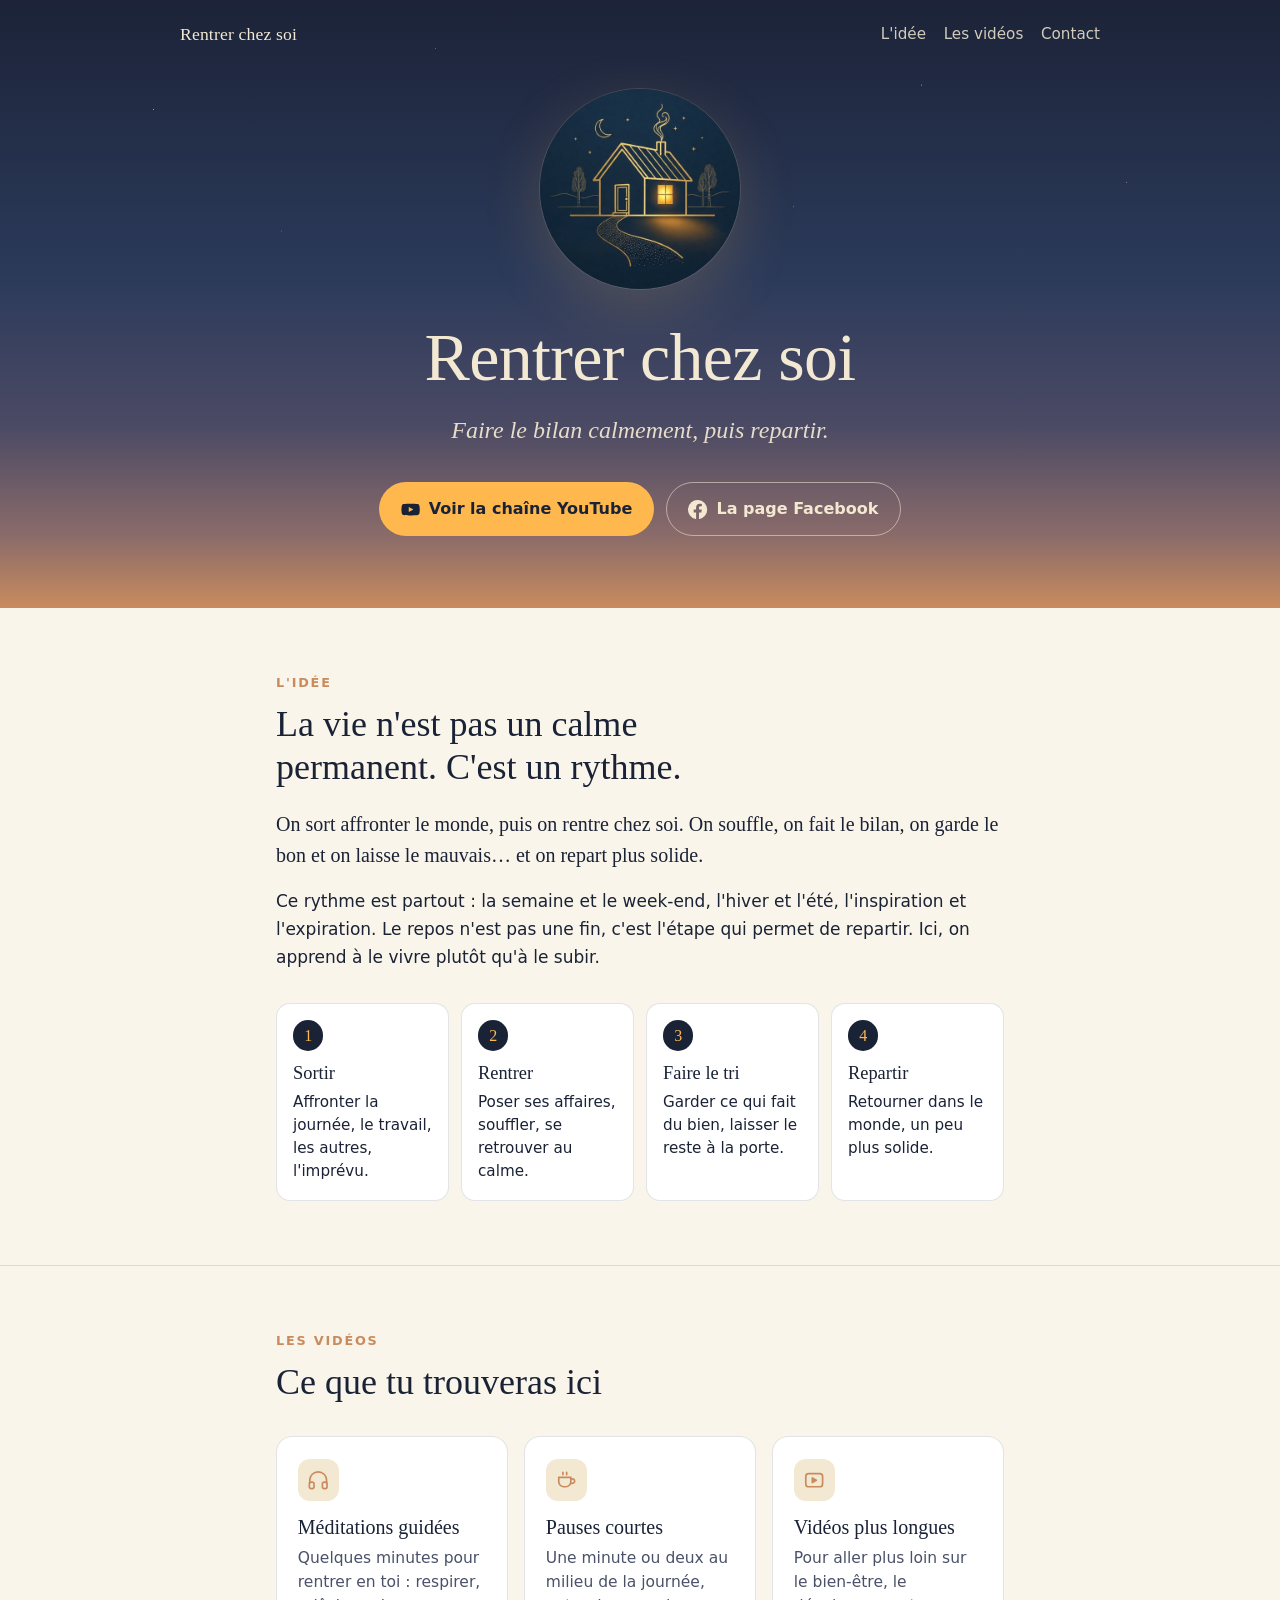
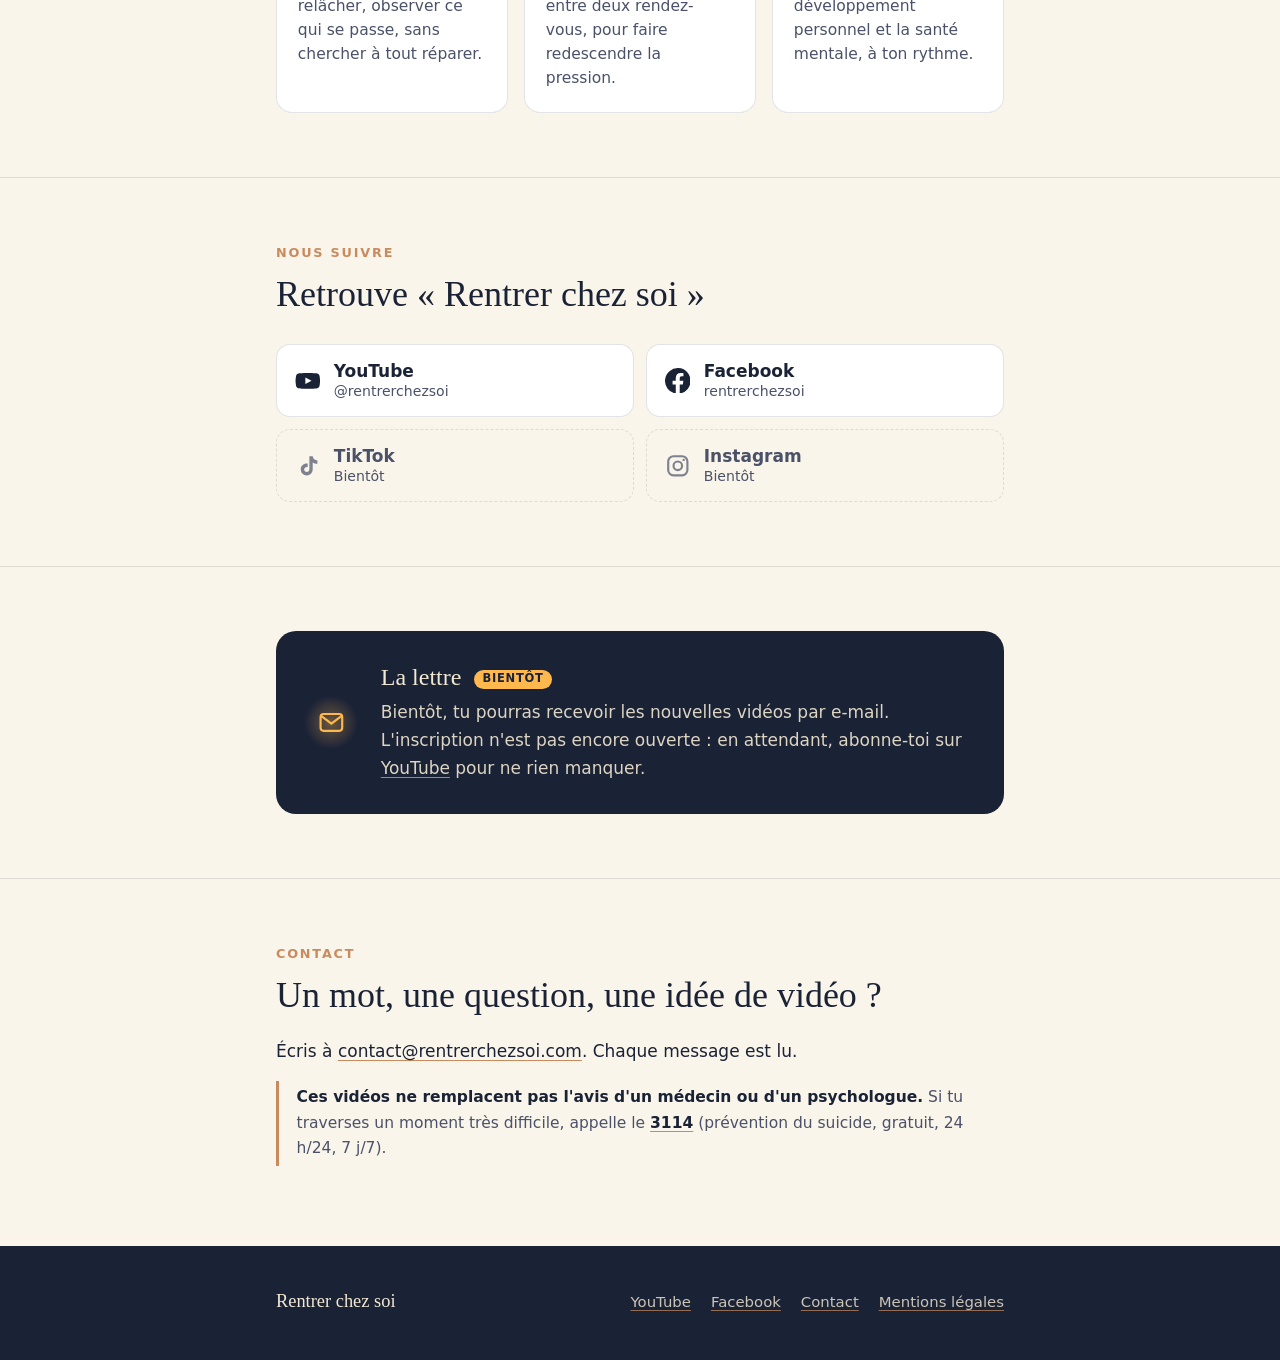
<file: index.html>
<!doctype html>
<html lang="fr">
<head>
<meta charset="utf-8">
<meta name="viewport" content="width=device-width, initial-scale=1">
<title>Rentrer chez soi — méditation et bien-être, au rythme de la vie</title>
<meta name="description" content="Faire le bilan calmement, puis repartir. Méditations guidées, pauses courtes et vidéos sur le bien-être, le développement personnel et la santé mentale.">
<meta name="theme-color" content="#1a2236">
<link rel="canonical" href="https://rentrerchezsoi.com/">
<link rel="icon" href="favicon.ico" sizes="48x48">
<link rel="icon" href="favicon-32.png" type="image/png" sizes="32x32">
<link rel="icon" href="icone-192.png" type="image/png" sizes="192x192">
<link rel="apple-touch-icon" href="apple-touch-icon.png">
<meta property="og:type" content="website">
<meta property="og:site_name" content="Rentrer chez soi">
<meta property="og:locale" content="fr_FR">
<meta property="og:title" content="Rentrer chez soi">
<meta property="og:description" content="Faire le bilan calmement, puis repartir. Méditations guidées, pauses courtes et vidéos sur le bien-être, le développement personnel et la santé mentale.">
<meta property="og:url" content="https://rentrerchezsoi.com/">
<meta property="og:image" content="https://rentrerchezsoi.com/images/partage.jpg">
<meta property="og:image:width" content="1200">
<meta property="og:image:height" content="630">
<meta property="og:image:alt" content="Une maison à la fenêtre allumée, le soir, et le nom «&nbsp;Rentrer chez soi&nbsp;»">
<meta name="twitter:card" content="summary_large_image">
<script type="application/ld+json">{"@context":"https://schema.org","@graph":[{"@type":"WebSite","name":"Rentrer chez soi","url":"https://rentrerchezsoi.com/","inLanguage":"fr"},{"@type":"Organization","name":"Rentrer chez soi","url":"https://rentrerchezsoi.com/","logo":"https://rentrerchezsoi.com/icone-192.png","email":"contact@rentrerchezsoi.com","sameAs":["https://www.youtube.com/@rentrerchezsoi","https://www.facebook.com/rentrerchezsoi"]}]}</script>
<link rel="stylesheet" href="style.css">
</head>
<body>

<header class="soir">
  <div class="barre">
    <a class="nom" href="./">Rentrer chez soi</a>
    <nav aria-label="Sur cette page">
      <a href="#idee">L'idée</a>
      <a href="#videos">Les vidéos</a>
      <a href="#contact">Contact</a>
    </nav>
  </div>

  <div class="accueil dedans">
    <div class="maison"><img src="images/maison.jpg" width="240" height="240" alt="Une maison à la fenêtre allumée, sous un ciel du soir"></div>
    <h1>Rentrer chez soi</h1>
    <p class="accroche">Faire le bilan calmement, puis repartir.</p>
    <div class="boutons">
      <a class="bouton plein" href="https://www.youtube.com/@rentrerchezsoi" rel="noopener">
        <svg viewBox="0 0 24 24" fill="currentColor" aria-hidden="true"><path fill-rule="evenodd" d="M23 7.2a3 3 0 0 0-2.1-2.1C19 4.6 12 4.6 12 4.6s-7 0-8.9.5A3 3 0 0 0 1 7.2 31 31 0 0 0 .5 12a31 31 0 0 0 .5 4.8 3 3 0 0 0 2.1 2.1c1.9.5 8.9.5 8.9.5s7 0 8.9-.5a3 3 0 0 0 2.1-2.1 31 31 0 0 0 .5-4.8 31 31 0 0 0-.5-4.8zM9.7 15.1V8.9l5.8 3.1z"/></svg>
        Voir la chaîne YouTube
      </a>
      <a class="bouton creux" href="https://www.facebook.com/rentrerchezsoi" rel="noopener">
        <svg viewBox="0 0 24 24" fill="currentColor" aria-hidden="true"><path d="M24 12a12 12 0 1 0-13.9 11.9v-8.4H7.1V12h3V9.4c0-3 1.8-4.7 4.5-4.7 1.3 0 2.7.2 2.7.2v2.9h-1.5c-1.5 0-2 .9-2 1.9V12h3.4l-.5 3.5h-2.9v8.4A12 12 0 0 0 24 12z"/></svg>
        La page Facebook
      </a>
    </div>
  </div>
</header>

<main>

<section id="idee">
  <div class="dedans">
    <p class="surtitre">L'idée</p>
    <h2>La vie n'est pas un calme permanent. C'est un rythme.</h2>
    <p class="chapeau">On sort affronter le monde, puis on rentre chez soi. On souffle, on fait le bilan, on garde le bon et on laisse le mauvais… et on repart plus solide.</p>
    <p>Ce rythme est partout&nbsp;: la semaine et le week-end, l'hiver et l'été, l'inspiration et l'expiration. Le repos n'est pas une fin, c'est l'étape qui permet de repartir. Ici, on apprend à le vivre plutôt qu'à le subir.</p>
    <ol class="rythme">
      <li><strong>Sortir</strong>Affronter la journée, le travail, les autres, l'imprévu.</li>
      <li><strong>Rentrer</strong>Poser ses affaires, souffler, se retrouver au calme.</li>
      <li><strong>Faire le tri</strong>Garder ce qui fait du bien, laisser le reste à la porte.</li>
      <li><strong>Repartir</strong>Retourner dans le monde, un peu plus solide.</li>
    </ol>
  </div>
</section>

<section id="videos">
  <div class="dedans">
    <p class="surtitre">Les vidéos</p>
    <h2>Ce que tu trouveras ici</h2>
    <div class="cartes">
      <div class="carte">
        <div class="icone"><svg viewBox="0 0 24 24" fill="none" stroke="currentColor" stroke-width="1.8" stroke-linecap="round" stroke-linejoin="round" aria-hidden="true"><path d="M3 15v-3a9 9 0 0 1 18 0v3"/><rect x="2.5" y="14" width="5" height="7" rx="2"/><rect x="16.5" y="14" width="5" height="7" rx="2"/></svg></div>
        <h3>Méditations guidées</h3>
        <p>Quelques minutes pour rentrer en toi&nbsp;: respirer, relâcher, observer ce qui se passe, sans chercher à tout réparer.</p>
      </div>
      <div class="carte">
        <div class="icone"><svg viewBox="0 0 24 24" fill="none" stroke="currentColor" stroke-width="1.8" stroke-linecap="round" stroke-linejoin="round" aria-hidden="true"><path d="M4 9h13v4.5A5.5 5.5 0 0 1 11.5 19h-2A5.5 5.5 0 0 1 4 13.5z"/><path d="M17 10.5h1.5a2.5 2.5 0 0 1 0 5H17"/><path d="M8.5 3.5v2.5M12.5 3.5v2.5"/></svg></div>
        <h3>Pauses courtes</h3>
        <p>Une minute ou deux au milieu de la journée, entre deux rendez-vous, pour faire redescendre la pression.</p>
      </div>
      <div class="carte">
        <div class="icone"><svg viewBox="0 0 24 24" fill="none" stroke="currentColor" stroke-width="1.8" stroke-linecap="round" stroke-linejoin="round" aria-hidden="true"><rect x="3" y="5" width="18" height="14" rx="3"/><path d="M10 9.5v5l4.3-2.5z" fill="currentColor"/></svg></div>
        <h3>Vidéos plus longues</h3>
        <p>Pour aller plus loin sur le bien-être, le développement personnel et la santé mentale, à ton rythme.</p>
      </div>
    </div>
  </div>
</section>

<section id="reseaux">
  <div class="dedans">
    <p class="surtitre">Nous suivre</p>
    <h2>Retrouve «&nbsp;Rentrer chez soi&nbsp;»</h2>
    <ul class="reseaux">
      <li>
        <a class="reseau" href="https://www.youtube.com/@rentrerchezsoi" rel="noopener">
          <svg viewBox="0 0 24 24" fill="currentColor" aria-hidden="true"><path fill-rule="evenodd" d="M23 7.2a3 3 0 0 0-2.1-2.1C19 4.6 12 4.6 12 4.6s-7 0-8.9.5A3 3 0 0 0 1 7.2 31 31 0 0 0 .5 12a31 31 0 0 0 .5 4.8 3 3 0 0 0 2.1 2.1c1.9.5 8.9.5 8.9.5s7 0 8.9-.5a3 3 0 0 0 2.1-2.1 31 31 0 0 0 .5-4.8 31 31 0 0 0-.5-4.8zM9.7 15.1V8.9l5.8 3.1z"/></svg>
          <span><span class="titre">YouTube</span><span class="detail">@rentrerchezsoi</span></span>
        </a>
      </li>
      <li>
        <a class="reseau" href="https://www.facebook.com/rentrerchezsoi" rel="noopener">
          <svg viewBox="0 0 24 24" fill="currentColor" aria-hidden="true"><path d="M24 12a12 12 0 1 0-13.9 11.9v-8.4H7.1V12h3V9.4c0-3 1.8-4.7 4.5-4.7 1.3 0 2.7.2 2.7.2v2.9h-1.5c-1.5 0-2 .9-2 1.9V12h3.4l-.5 3.5h-2.9v8.4A12 12 0 0 0 24 12z"/></svg>
          <span><span class="titre">Facebook</span><span class="detail">rentrerchezsoi</span></span>
        </a>
      </li>
      <!-- TIKTOK ET INSTAGRAM « BIENTÔT » : pour en activer un, voir README.md, « Activer TikTok ou Instagram ».
           En bref : sur son <li>, remplacer <span class="reseau bientot"> par <a class="reseau" href="ADRESSE" rel="noopener">,
           le </span> qui ferme ce bloc par </a>, et « Bientôt » par « @rentrerchezsoi ». -->
      <li>
        <span class="reseau bientot">
          <svg viewBox="0 0 24 24" fill="currentColor" aria-hidden="true"><path d="M16.6 3c.4 2.3 1.9 3.8 4.4 4v3.1c-1.6.1-3.1-.4-4.4-1.2v6.3c0 3.5-2.6 5.8-5.6 5.8A5.6 5.6 0 0 1 5.4 15.4c0-3.4 2.9-6 6.5-5.5v3.2c-1.7-.4-3.3.7-3.3 2.4 0 1.4 1.1 2.4 2.4 2.4 1.5 0 2.5-1 2.5-2.8V3z"/></svg>
          <span><span class="titre">TikTok</span><span class="detail">Bientôt</span></span>
        </span>
      </li>
      <li>
        <span class="reseau bientot">
          <svg viewBox="0 0 24 24" fill="none" stroke="currentColor" stroke-width="2" aria-hidden="true"><rect x="3" y="3" width="18" height="18" rx="5"/><circle cx="12" cy="12" r="4"/><circle cx="17.5" cy="6.5" r="1.1" fill="currentColor" stroke="none"/></svg>
          <span><span class="titre">Instagram</span><span class="detail">Bientôt</span></span>
        </span>
      </li>
    </ul>
  </div>
</section>

<section id="lettre">
  <div class="dedans">
    <div class="lettre">
      <div class="lampe"><svg viewBox="0 0 24 24" fill="none" stroke="currentColor" stroke-width="1.8" stroke-linecap="round" stroke-linejoin="round" aria-hidden="true"><rect x="3" y="5" width="18" height="14" rx="2.5"/><path d="m4 7 8 6 8-6"/></svg></div>
      <div>
        <h2>La lettre <span class="etiquette">Bientôt</span></h2>
        <p>Bientôt, tu pourras recevoir les nouvelles vidéos par e-mail. L'inscription n'est pas encore ouverte : en attendant, abonne-toi sur <a href="https://www.youtube.com/@rentrerchezsoi" rel="noopener">YouTube</a> pour ne rien manquer.</p>
      </div>
    </div>
  </div>
</section>

<section id="contact">
  <div class="dedans">
    <p class="surtitre">Contact</p>
    <h2>Un mot, une question, une idée de vidéo ?</h2>
    <p>Écris à <a href="mailto:contact@rentrerchezsoi.com">contact@rentrerchezsoi.com</a>. Chaque message est lu.</p>
    <p class="prudence"><strong>Ces vidéos ne remplacent pas l'avis d'un médecin ou d'un psychologue.</strong> Si tu traverses un moment très difficile, appelle le <a href="tel:3114"><strong>3114</strong></a> (prévention du suicide, gratuit, 24 h/24, 7 j/7).</p>
  </div>
</section>

</main>

<footer class="pied">
  <div class="dedans">
    <span class="nom">Rentrer chez soi</span>
    <nav aria-label="Pied de page">
      <a href="https://www.youtube.com/@rentrerchezsoi" rel="noopener">YouTube</a>
      <a href="https://www.facebook.com/rentrerchezsoi" rel="noopener">Facebook</a>
      <a href="mailto:contact@rentrerchezsoi.com">Contact</a>
      <a href="mentions-legales.html">Mentions légales</a>
    </nav>
  </div>
</footer>

</body>
</html>
</file>
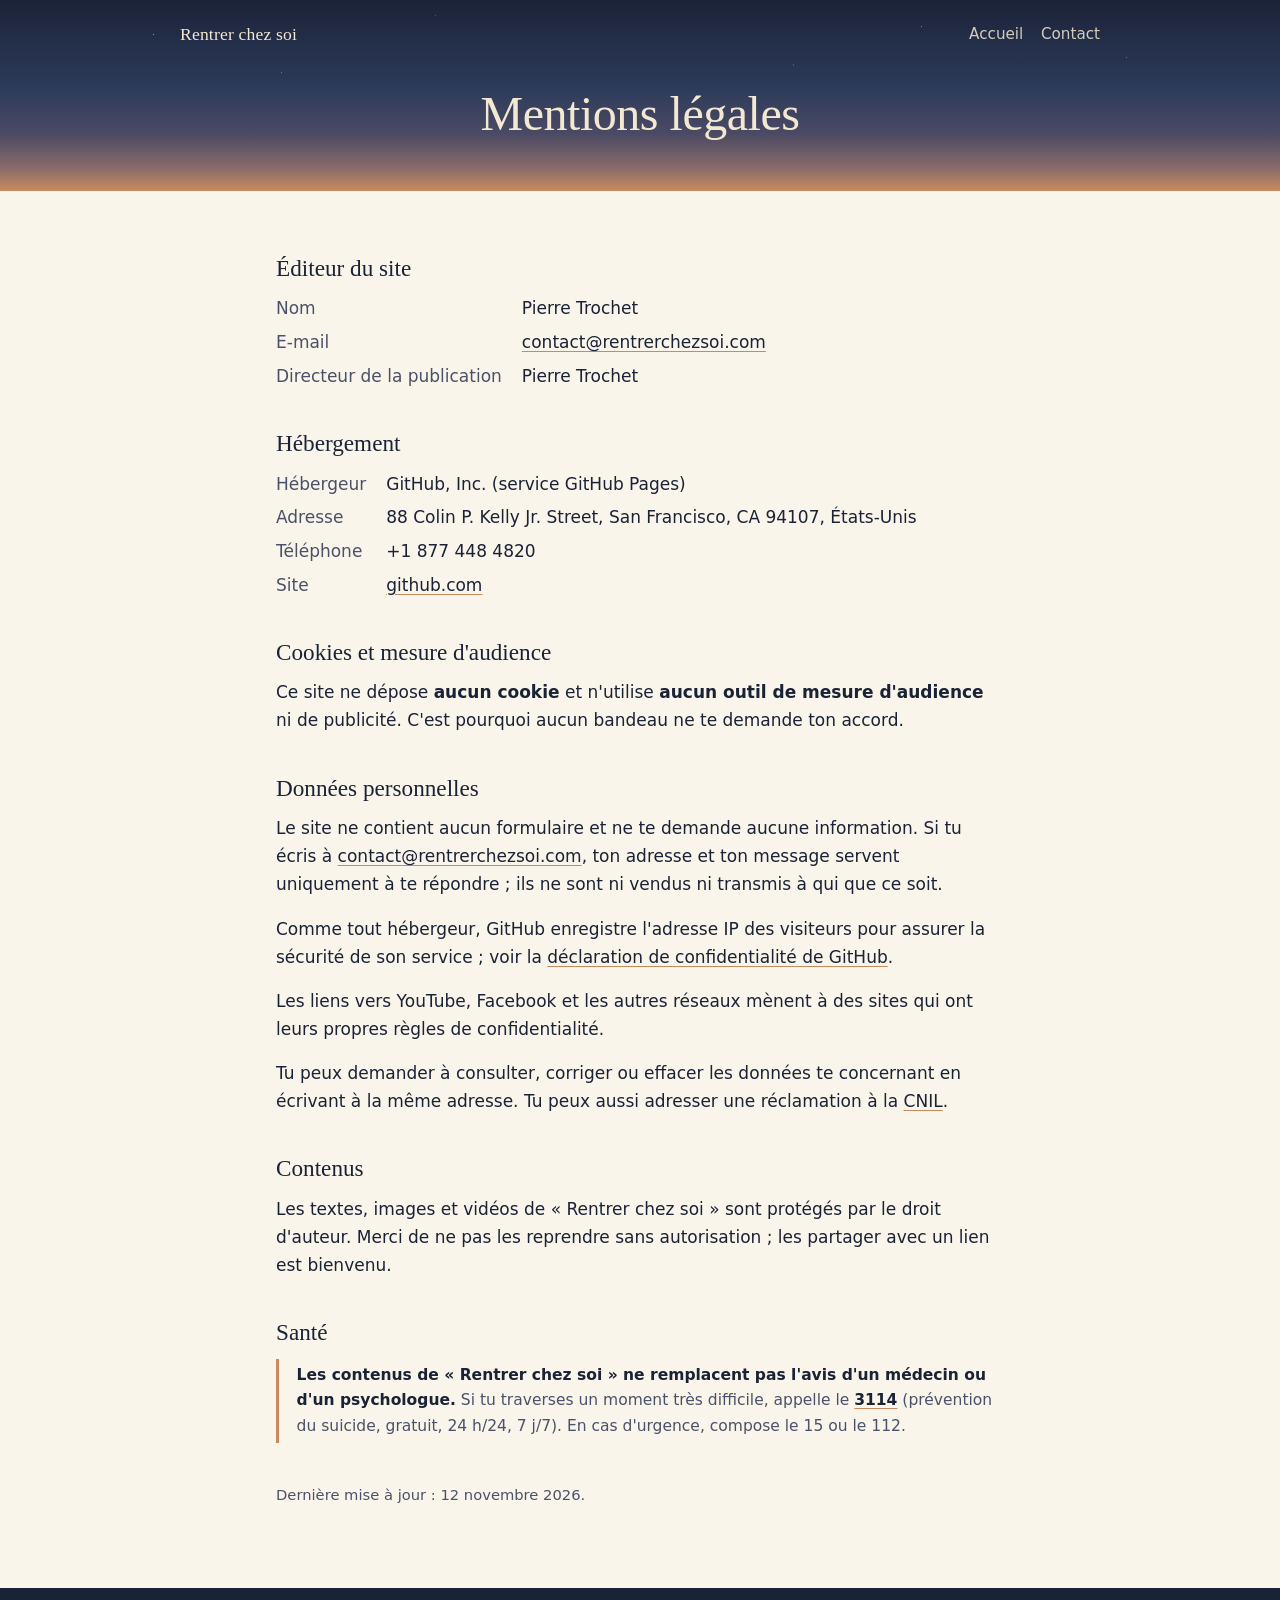
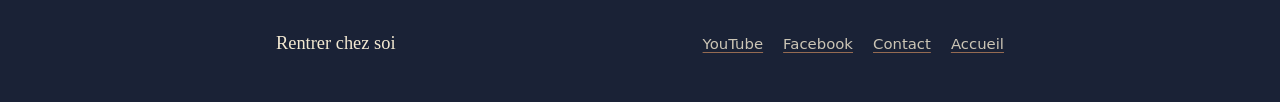
<file: mentions-legales.html>
<!doctype html>
<html lang="fr">
<head>
<meta charset="utf-8">
<meta name="viewport" content="width=device-width, initial-scale=1">
<title>Mentions légales — Rentrer chez soi</title>
<meta name="description" content="Mentions légales du site rentrerchezsoi.com&nbsp;: éditeur, hébergeur, données personnelles et cookies.">
<meta name="theme-color" content="#1a2236">
<link rel="canonical" href="https://rentrerchezsoi.com/mentions-legales.html">
<link rel="icon" href="favicon.ico" sizes="48x48">
<link rel="icon" href="favicon-32.png" type="image/png" sizes="32x32">
<link rel="icon" href="icone-192.png" type="image/png" sizes="192x192">
<link rel="apple-touch-icon" href="apple-touch-icon.png">
<meta property="og:type" content="website">
<meta property="og:site_name" content="Rentrer chez soi">
<meta property="og:locale" content="fr_FR">
<meta property="og:title" content="Mentions légales — Rentrer chez soi">
<meta property="og:url" content="https://rentrerchezsoi.com/mentions-legales.html">
<meta property="og:image" content="https://rentrerchezsoi.com/images/partage.jpg">
<link rel="stylesheet" href="style.css">
</head>
<body>

<header class="soir court">
  <div class="barre">
    <a class="nom" href="./">Rentrer chez soi</a>
    <nav aria-label="Navigation">
      <a href="./">Accueil</a>
      <a href="./#contact">Contact</a>
    </nav>
  </div>
  <div class="dedans">
    <h1>Mentions légales</h1>
  </div>
</header>

<main>
<section class="texte">
  <div class="dedans">

    <h2>Éditeur du site</h2>
    <!-- Site édité à titre non professionnel (rien n'y est vendu) : pas d'adresse ni de SIRET publiés.
         Le jour où le site vend quelque chose, les ajouter : voir README.md, « Mentions légales ». -->
    <dl>
      <dt>Nom</dt><dd>Pierre Trochet</dd>
      <dt>E-mail</dt><dd><a href="mailto:contact@rentrerchezsoi.com">contact@rentrerchezsoi.com</a></dd>
      <dt>Directeur de la publication</dt><dd>Pierre Trochet</dd>
    </dl>

    <h2>Hébergement</h2>
    <dl>
      <dt>Hébergeur</dt><dd>GitHub, Inc. (service GitHub Pages)</dd>
      <dt>Adresse</dt><dd>88 Colin P. Kelly Jr. Street, San Francisco, CA 94107, États-Unis</dd>
      <dt>Téléphone</dt><dd>+1 877 448 4820</dd>
      <dt>Site</dt><dd><a href="https://github.com" rel="noopener">github.com</a></dd>
    </dl>

    <h2>Cookies et mesure d'audience</h2>
    <p>Ce site ne dépose <strong>aucun cookie</strong> et n'utilise <strong>aucun outil de mesure d'audience</strong> ni de publicité. C'est pourquoi aucun bandeau ne te demande ton accord.</p>

    <h2>Données personnelles</h2>
    <p>Le site ne contient aucun formulaire et ne te demande aucune information. Si tu écris à <a href="mailto:contact@rentrerchezsoi.com">contact@rentrerchezsoi.com</a>, ton adresse et ton message servent uniquement à te répondre ; ils ne sont ni vendus ni transmis à qui que ce soit.</p>
    <p>Comme tout hébergeur, GitHub enregistre l'adresse IP des visiteurs pour assurer la sécurité de son service ; voir la <a href="https://docs.github.com/fr/site-policy/privacy-policies/github-general-privacy-statement" rel="noopener">déclaration de confidentialité de GitHub</a>.</p>
    <p>Les liens vers YouTube, Facebook et les autres réseaux mènent à des sites qui ont leurs propres règles de confidentialité.</p>
    <p>Tu peux demander à consulter, corriger ou effacer les données te concernant en écrivant à la même adresse. Tu peux aussi adresser une réclamation à la <a href="https://www.cnil.fr" rel="noopener">CNIL</a>.</p>

    <h2>Contenus</h2>
    <p>Les textes, images et vidéos de « Rentrer chez soi » sont protégés par le droit d'auteur. Merci de ne pas les reprendre sans autorisation ; les partager avec un lien est bienvenu.</p>

    <h2>Santé</h2>
    <p class="prudence"><strong>Les contenus de « Rentrer chez soi » ne remplacent pas l'avis d'un médecin ou d'un psychologue.</strong> Si tu traverses un moment très difficile, appelle le <a href="tel:3114"><strong>3114</strong></a> (prévention du suicide, gratuit, 24 h/24, 7 j/7). En cas d'urgence, compose le 15 ou le 112.</p>

    <p class="mise-a-jour">Dernière mise à jour : 12 novembre 2026.</p>
  </div>
</section>
</main>

<footer class="pied">
  <div class="dedans">
    <span class="nom">Rentrer chez soi</span>
    <nav aria-label="Pied de page">
      <a href="https://www.youtube.com/@rentrerchezsoi" rel="noopener">YouTube</a>
      <a href="https://www.facebook.com/rentrerchezsoi" rel="noopener">Facebook</a>
      <a href="mailto:contact@rentrerchezsoi.com">Contact</a>
      <a href="./">Accueil</a>
    </nav>
  </div>
</footer>

</body>
</html>
</file>
<file: style.css>
/* Rentrer chez soi — habillage du site.
   Charte : bleu nuit #1a2236, bleu soir #2b3a5a, crème #f3e9d2,
   lumière de fenêtre #ffb84d, coucher de soleil #c98b5e, titres en Georgia. */

:root {
  --nuit: #1a2236;
  --soir: #2b3a5a;
  --creme: #f3e9d2;
  --creme-clair: #faf5ea;
  --lumiere: #ffb84d;
  --couchant: #c98b5e;
  --encre: #1a2236;
  --encre-douce: #4a5168;
  --trait: rgba(26, 34, 54, 0.12);
  --serif: Georgia, "Times New Roman", serif;
  --sans: system-ui, -apple-system, "Segoe UI", Roboto, "Helvetica Neue", Arial, sans-serif;
  --largeur: 48rem;
}

*, *::before, *::after { box-sizing: border-box; }

html { -webkit-text-size-adjust: 100%; }

body {
  margin: 0;
  background: var(--creme-clair);
  color: var(--encre);
  font-family: var(--sans);
  font-size: 1.0625rem;
  line-height: 1.65;
}

img { max-width: 100%; height: auto; display: block; }

a { color: inherit; text-decoration-color: var(--couchant); text-underline-offset: 0.18em; }
a:hover { text-decoration-color: currentColor; }
a:focus-visible, .bouton:focus-visible { outline: 3px solid var(--lumiere); outline-offset: 3px; border-radius: 6px; }

h1, h2, h3 { font-family: var(--serif); font-weight: normal; line-height: 1.2; margin: 0; text-wrap: balance; }

.dedans { max-width: var(--largeur); margin: 0 auto; padding: 0 1.25rem; }
.large { max-width: 60rem; }

/* ---------- Le soir : l'en-tête ---------- */

.soir {
  position: relative;
  overflow: hidden;
  color: var(--creme);
  text-align: center;
  background: linear-gradient(180deg, #1c2338 0%, var(--soir) 45%, #4b4a64 70%, #8a6b6a 88%, var(--couchant) 100%);
  padding: 1.25rem 0 4.5rem;
}

.soir::before { /* quelques étoiles, discrètes */
  content: "";
  position: absolute; inset: 0;
  background-image:
    radial-gradient(1.5px 1.5px at 12% 18%, rgba(243,233,210,.7), transparent 60%),
    radial-gradient(1.2px 1.2px at 34% 8%, rgba(243,233,210,.55), transparent 60%),
    radial-gradient(1.5px 1.5px at 72% 14%, rgba(243,233,210,.6), transparent 60%),
    radial-gradient(1.2px 1.2px at 88% 30%, rgba(243,233,210,.5), transparent 60%),
    radial-gradient(1.2px 1.2px at 22% 38%, rgba(243,233,210,.45), transparent 60%),
    radial-gradient(1.5px 1.5px at 62% 34%, rgba(243,233,210,.4), transparent 60%);
  pointer-events: none;
}

.barre {
  position: relative;
  display: flex; align-items: center; justify-content: space-between; gap: 1rem;
  max-width: 60rem; margin: 0 auto; padding: 0 1.25rem;
  font-size: 0.95rem;
}
.barre .nom { font-family: var(--serif); font-size: 1.1rem; text-decoration: none; letter-spacing: 0.01em; }
.barre nav { display: flex; gap: 1.1rem; }
.barre nav a { text-decoration: none; opacity: 0.85; }
.barre nav a:hover { opacity: 1; text-decoration: underline; text-decoration-color: var(--lumiere); }

.accueil { position: relative; padding-top: 2.5rem; }

.maison {
  width: 200px; height: 200px;
  margin: 0 auto 1.75rem;
  border-radius: 50%;
  overflow: hidden;
  box-shadow: 0 0 0 1px rgba(243,233,210,.12), 0 18px 60px rgba(255,184,77,.18);
}

.soir h1 { font-size: clamp(2.5rem, 9vw, 4.25rem); letter-spacing: -0.01em; }

.accroche {
  font-family: var(--serif);
  font-style: italic;
  font-size: clamp(1.2rem, 4.2vw, 1.5rem);
  margin: 0.75rem 0 2rem;
  opacity: 0.92;
}

.boutons { display: flex; flex-wrap: wrap; justify-content: center; gap: 0.75rem; }

.bouton {
  display: inline-flex; align-items: center; gap: 0.55rem;
  padding: 0.8rem 1.35rem;
  border-radius: 999px;
  font-weight: 600; font-size: 1rem;
  text-decoration: none;
  transition: transform .15s ease, background-color .15s ease;
}
.bouton svg { width: 1.2em; height: 1.2em; flex: none; }
.bouton.plein { background: var(--lumiere); color: var(--nuit); }
.bouton.plein:hover { background: #ffc66e; transform: translateY(-1px); }
.bouton.creux { border: 1.5px solid rgba(243,233,210,.55); color: var(--creme); }
.bouton.creux:hover { background: rgba(243,233,210,.1); }

/* ---------- Les sections crème ---------- */

section { padding: 4rem 0; }
section + section { border-top: 1px solid var(--trait); }

.surtitre {
  font-size: 0.8rem; font-weight: 700; letter-spacing: 0.14em; text-transform: uppercase;
  color: var(--couchant); margin: 0 0 0.6rem;
}

section h2 { font-size: clamp(1.75rem, 5vw, 2.25rem); margin-bottom: 1.25rem; }
section p { margin: 0 0 1rem; }
.chapeau { font-family: var(--serif); font-size: 1.25rem; line-height: 1.55; }

/* Le rythme en quatre temps */
.rythme {
  list-style: none; margin: 2rem 0 0; padding: 0;
  display: grid; grid-template-columns: repeat(4, 1fr); gap: 0.75rem;
  counter-reset: temps;
}
.rythme li {
  counter-increment: temps;
  background: #fff;
  border: 1px solid var(--trait);
  border-radius: 14px;
  padding: 1rem 1rem 1.1rem;
  font-size: 0.95rem; line-height: 1.5;
}
.rythme li::before {
  content: counter(temps);
  display: grid; place-items: center;
  width: 1.9rem; height: 1.9rem; margin-bottom: 0.6rem;
  border-radius: 50%;
  background: var(--nuit); color: var(--lumiere);
  font-family: var(--serif); font-size: 1rem;
}
.rythme strong { display: block; font-family: var(--serif); font-weight: normal; font-size: 1.15rem; margin-bottom: 0.2rem; }

/* Ce que tu trouveras */
.cartes { display: grid; grid-template-columns: repeat(3, 1fr); gap: 1rem; margin-top: 2rem; }
.carte {
  background: #fff;
  border: 1px solid var(--trait);
  border-radius: 16px;
  padding: 1.4rem 1.3rem;
}
.carte .icone {
  width: 2.6rem; height: 2.6rem; border-radius: 12px;
  display: grid; place-items: center;
  background: var(--creme); color: var(--couchant);
  margin-bottom: 0.9rem;
}
.carte .icone svg { width: 1.4rem; height: 1.4rem; }
.carte h3 { font-size: 1.25rem; margin-bottom: 0.4rem; }
.carte p { margin: 0; color: var(--encre-douce); font-size: 0.97rem; line-height: 1.55; }

/* Les réseaux */
.reseaux { list-style: none; margin: 1.75rem 0 0; padding: 0; display: grid; grid-template-columns: repeat(2, 1fr); gap: 0.75rem; }
.reseau {
  display: flex; align-items: center; gap: 0.85rem;
  padding: 0.95rem 1.1rem;
  background: #fff;
  border: 1px solid var(--trait);
  border-radius: 14px;
  text-decoration: none;
  transition: border-color .15s ease, transform .15s ease;
}
a.reseau:hover { border-color: var(--couchant); transform: translateY(-1px); }
.reseau svg { width: 1.6rem; height: 1.6rem; flex: none; color: var(--nuit); }
.reseau .titre { display: block; font-weight: 600; line-height: 1.3; }
.reseau .detail { display: block; font-size: 0.88rem; color: var(--encre-douce); line-height: 1.3; }
.reseau.bientot { background: transparent; border-style: dashed; color: var(--encre-douce); }
.reseau.bientot svg { color: var(--encre-douce); opacity: 0.7; }

/* La lettre, bientôt */
.lettre {
  background: var(--nuit);
  color: var(--creme);
  border-radius: 20px;
  padding: 2rem 1.75rem;
  display: flex; gap: 1.4rem; align-items: center;
}
.lettre .lampe {
  flex: none;
  width: 3.4rem; height: 3.4rem; border-radius: 50%;
  display: grid; place-items: center;
  background: radial-gradient(circle, rgba(255,184,77,.35), rgba(255,184,77,0) 70%);
  color: var(--lumiere);
}
.lettre .lampe svg { width: 1.8rem; height: 1.8rem; }
.lettre h2 { font-size: 1.5rem; margin-bottom: 0.4rem; }
.lettre p { margin: 0; opacity: 0.9; }
.etiquette {
  display: inline-block; vertical-align: middle;
  margin-left: 0.4rem; padding: 0.15rem 0.55rem;
  border-radius: 999px;
  background: var(--lumiere); color: var(--nuit);
  font-family: var(--sans); font-size: 0.72rem; font-weight: 700; letter-spacing: 0.06em; text-transform: uppercase;
}

/* Prudence */
.prudence {
  border-left: 3px solid var(--couchant);
  padding: 0.25rem 0 0.25rem 1.1rem;
  color: var(--encre-douce);
  font-size: 0.97rem;
}
.prudence strong { color: var(--encre); }
.prudence a { white-space: nowrap; }

/* ---------- Le pied ---------- */

.pied {
  background: var(--nuit);
  color: rgba(243,233,210,.82);
  padding: 2.5rem 0 2.75rem;
  font-size: 0.93rem;
}
.pied .dedans { display: flex; flex-wrap: wrap; justify-content: space-between; gap: 1rem 2rem; align-items: baseline; }
.pied .nom { font-family: var(--serif); font-size: 1.15rem; color: var(--creme); }
.pied nav { display: flex; flex-wrap: wrap; gap: 0.4rem 1.25rem; }
.pied a { text-decoration-color: rgba(201,139,94,.7); }

/* ---------- Page de texte (mentions légales) ---------- */

.soir.court { padding: 1.25rem 0 3rem; }
.soir.court h1 { font-size: clamp(2rem, 7vw, 3rem); margin-top: 2.25rem; }

.texte h2 { font-size: 1.45rem; margin: 2.5rem 0 0.75rem; }
.texte h2:first-child { margin-top: 0; }
.texte dl { margin: 0; display: grid; grid-template-columns: max-content 1fr; gap: 0.35rem 1.25rem; }
.texte dt { color: var(--encre-douce); }
.texte dd { margin: 0; }
.a-completer { background: #ffe9c2; border-radius: 4px; padding: 0 0.3rem; font-style: italic; }
.mise-a-jour { margin-top: 2.5rem; color: var(--encre-douce); font-size: 0.92rem; }

/* ---------- Petits écrans ---------- */

@media (max-width: 760px) {
  .rythme { grid-template-columns: repeat(2, 1fr); }
  .cartes { grid-template-columns: 1fr; }
}

@media (max-width: 520px) {
  body { font-size: 1rem; }
  section { padding: 3rem 0; }
  .barre nav { display: none; }
  .maison { width: 160px; height: 160px; }
  .boutons .bouton { width: 100%; justify-content: center; }
  .reseaux { grid-template-columns: 1fr; }
  .lettre { flex-direction: column; align-items: flex-start; padding: 1.6rem 1.35rem; }
  .texte dl { grid-template-columns: 1fr; gap: 0; }
  .texte dd { margin-bottom: 0.6rem; }
}

@media (prefers-reduced-motion: reduce) {
  * { transition: none !important; }
}
</file>
